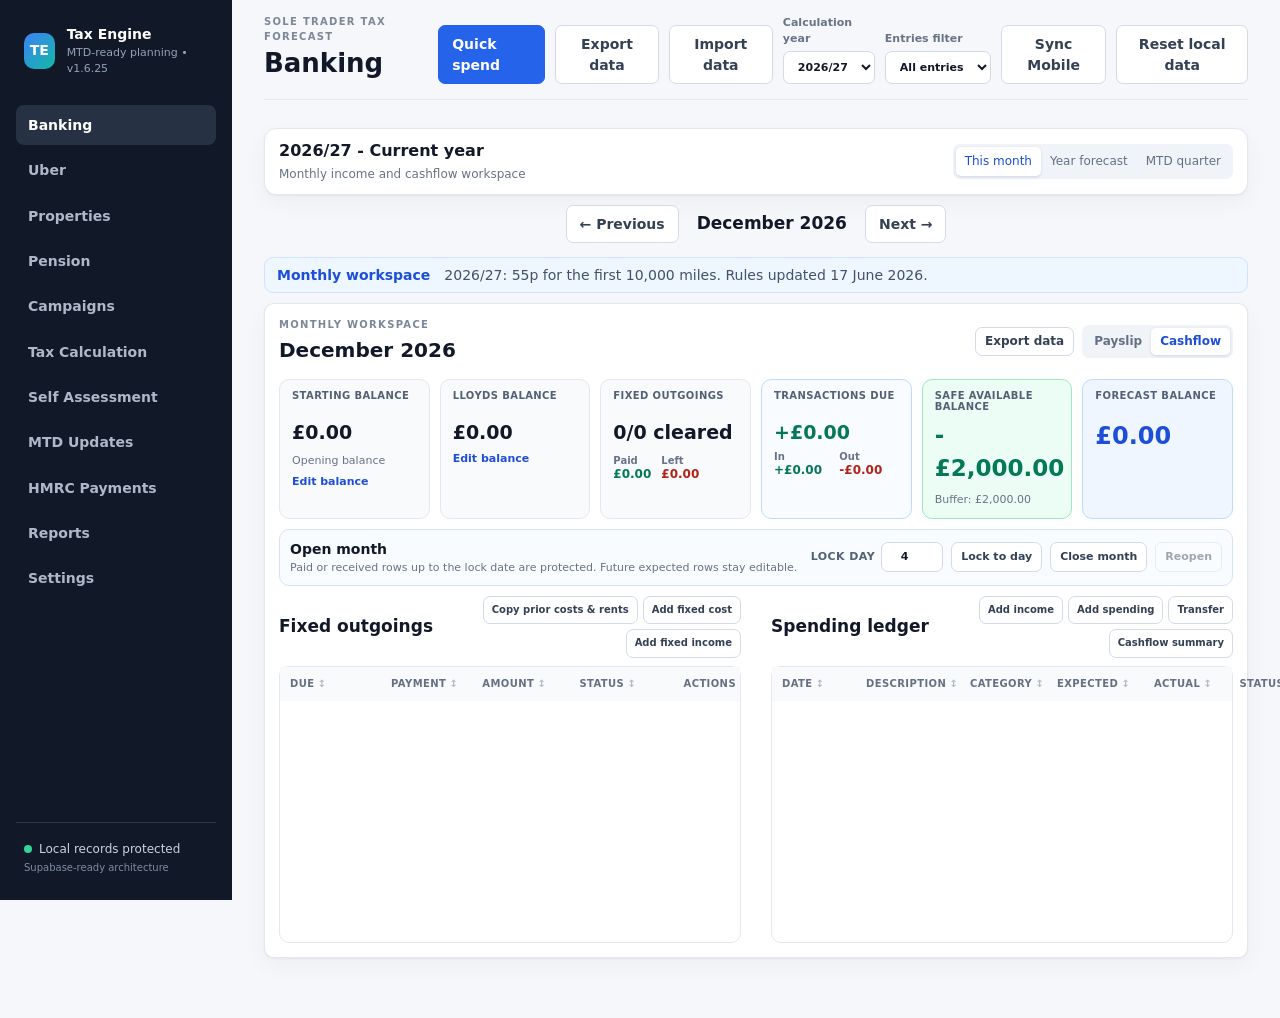
<file: index.html>
<!doctype html>
<html lang="en">
<head>
  <meta charset="utf-8"><meta name="viewport" content="width=device-width, initial-scale=1">
  <title>Tax Engine</title><meta name="theme-color" content="#111827">
  <meta http-equiv="Cache-Control" content="no-cache, no-store, must-revalidate">
  <meta http-equiv="Pragma" content="no-cache">
  <meta http-equiv="Expires" content="0">
  <link rel="manifest" href="manifest.webmanifest"><link rel="stylesheet" href="styles.css?v=107">
<style>
/* Side-by-side but NO internal scrolling or borders */
.cashflow-two-pane { 
  display: grid !important; 
  grid-template-columns: 1fr 1fr !important; 
  gap: 30px !important; 
}
.cashflow-two-pane section { 
  border: none !important; 
  background: transparent !important; 
  padding: 0 !important; 
}
.fixed-table, .spending-table { 
  max-height: none !important; 
  overflow: visible !important; 
  border: none !important; 
}
/* Re-add subtle borders to rows to make them readable */
.tax-workspace-table { border: 1px solid var(--line) !important; border-radius: 10px !important; }
.tax-workspace:has([data-tax-panel="cashflow"]:not([hidden])) {
  display: flex !important;
}
[data-tax-panel="cashflow"]:not([hidden]) {
  display: flex !important;
}
</style><style>
.campaigns-grid { display: grid; grid-template-columns: repeat(auto-fill, minmax(300px, 1fr)); gap: 16px; }
.campaign-card { border: 1px solid var(--line); border-radius: 10px; background: #fff; padding: 16px; cursor: pointer; transition: border-color 0.2s, box-shadow 0.2s; }
.campaign-card:hover { border-color: var(--nav); box-shadow: 0 4px 12px rgba(0,0,0,0.05); }
.campaign-card-head { display: flex; justify-content: space-between; align-items: flex-start; margin-bottom: 12px; }
.campaign-card-head h3 { margin: 0; font-size: 16px; color: var(--text); }
.campaign-card-head .badge { font-size: 10px; padding: 3px 6px; border-radius: 4px; background: #f1f5f9; color: #475569; font-weight: 700; text-transform: uppercase; }
.campaign-card-head .badge.primary { background: #eff6ff; color: #1d4ed8; }
.campaign-metrics { display: grid; grid-template-columns: 1fr 1fr; gap: 10px; margin-bottom: 16px; }
.campaign-metric { display: flex; flex-direction: column; }
.campaign-metric span { font-size: 11px; color: var(--muted); font-weight: 700; text-transform: uppercase; }
.campaign-metric strong { font-size: 18px; color: var(--text); }
.campaign-progress-bar { height: 6px; background: #e2e8f0; border-radius: 3px; overflow: hidden; margin-bottom: 6px; }
.campaign-progress-fill { height: 100%; background: var(--nav); transition: width 0.3s ease; }
.campaign-progress-fill.pay-down { background: #059669; }
.campaign-progress-text { display: flex; justify-content: space-between; font-size: 11px; color: var(--muted); font-weight: 600; }

/* Detail View */
.campaign-detail-header { display: flex; justify-content: space-between; align-items: flex-start; margin-bottom: 24px; padding-bottom: 20px; border-bottom: 1px solid var(--line); }
.campaign-detail-title h2 { margin: 0 0 4px 0; font-size: 24px; }
.campaign-detail-title p { margin: 0; color: var(--muted); font-size: 13px; }
.campaign-detail-actions { display: flex; gap: 8px; }
.campaign-stats-grid { display: grid; grid-template-columns: repeat(auto-fit, minmax(150px, 1fr)); gap: 16px; margin-bottom: 24px; }
.campaign-stat-box { background: #f8fafc; border: 1px solid var(--line); border-radius: 8px; padding: 16px; }
.campaign-stat-box span { display: block; font-size: 11px; font-weight: 700; color: var(--muted); text-transform: uppercase; margin-bottom: 4px; }
.campaign-stat-box strong { display: block; font-size: 20px; color: var(--text); }
.campaign-chart-container { background: #fff; border: 1px solid var(--line); border-radius: 10px; padding: 20px; margin-bottom: 24px; }
.campaign-chart { height: 200px; display: flex; align-items: flex-end; gap: 10px; padding-top: 20px; border-bottom: 1px solid var(--line); margin-bottom: 10px; }
.campaign-chart-bar-wrap { flex: 1; display: flex; flex-direction: column; justify-content: flex-end; align-items: center; height: 100%; position: relative; }
.campaign-chart-bar { width: 100%; max-width: 40px; background: #bfdbfe; border-radius: 4px 4px 0 0; transition: height 0.3s; min-height: 2px; }
.campaign-chart-label { font-size: 10px; color: var(--muted); margin-top: 4px; text-align: center; white-space: nowrap; overflow: hidden; text-overflow: ellipsis; max-width: 100%; }
.campaign-ledger { background: #fff; border: 1px solid var(--line); border-radius: 10px; overflow: hidden; }
</style>
</head>
<body>
  <aside class="sidebar">
    <div class="brand"><span class="brand-mark">TE</span><div><strong>Tax Engine</strong><small>MTD-ready planning &bull; v1.6.25</small></div></div>
    <nav id="nav">
      <button class="active" data-view="dashboard">Banking</button>
      <button data-view="uber">Uber</button>
      <button data-view="properties" data-module-nav="property">Properties</button>
      <button data-view="pension" data-module-nav="pension">Pension</button>
      <button data-view="campaigns">Campaigns</button>
      <button data-view="calculation">Tax Calculation</button>
      <button data-view="returnprep">Self Assessment</button>
      <button data-view="mtd">MTD Updates</button>
      <button data-view="payments">HMRC Payments</button>
      <button data-view="reports">Reports</button>
      <button data-view="settings">Settings</button>
    </nav>
    <div class="side-note"><span class="status-dot"></span>Local records protected<br><small>Supabase-ready architecture</small></div>
  </aside>
  <main class="shell">
    <header class="topbar"><div><p class="eyebrow">SOLE TRADER TAX FORECAST</p><h1 id="pageTitle">Banking</h1></div><div class="top-actions"><a class="quick-link" href="quick-spend.html">Quick spend</a><button id="exportAllData" class="ghost" type="button">Export data</button><button id="importAllDataButton" class="ghost" type="button">Import data</button><input id="importAllDataFile" type="file" accept="application/json" hidden><label>Calculation year<select id="taxYear"><option value="2026-27">2026/27</option><option value="2025-26">2025/26</option></select></label><label>Entries filter<select id="entryYearFilter"><option value="all">All entries</option><option value="2025-26">2025/26</option><option value="2026-27">2026/27</option></select></label><button id="btnSyncMobile" class="ghost" type="button" title="Sync and apply latest transactions from mobile">Sync Mobile</button><button id="resetDemo" class="ghost">Reset local data</button></div></header>

    <section class="view active" data-panel="dashboard">
      <div class="dashboard-mode"><div><strong id="dashboardYearMode"></strong><span id="dashboardPeriodNote"></span></div><div class="segmented" id="dashboardViewSelector"><button class="active" data-dashboard-view="actual">This month</button><button data-dashboard-view="forecast">Year forecast</button><button data-dashboard-view="mtd">MTD quarter</button></div></div>
      <div class="month-navigator" id="dashboardMonthNavigator"><button class="ghost" id="previousDashboardMonth">&larr; Previous</button><strong id="dashboardMonthLabel"></strong><button class="ghost" id="nextDashboardMonth">Next &rarr;</button></div>
      <div class="notice"><strong id="dashboardModeLabel">Actual records</strong><span id="ruleNote"></span></div>
      <div class="metrics" id="metrics"></div>
      <article class="card" id="provisionDetail"></article>
      <article class="card schedule-card" id="annualScheduleCard"><div class="card-head"><div><p class="eyebrow">APRIL TO MARCH</p><h2>Tax Provision Schedule</h2><p>Actual transactions replace forecast assumptions as each month is completed. Funding deadline: 31 March.</p></div></div><div id="provisionReconciliation" class="report provision-reconciliation"></div><div class="table records provision-schedule" id="provisionSchedule"></div></article>
      <article class="card" id="dashboardMtdCard" hidden></article>
    </section>
    <section class="view" data-panel="employment"><div class="section-intro"><div><p class="eyebrow">EMPLOYMENT RECORDS</p><h2>PAYE income</h2><p>Record each payslip or consolidated employment payment with tax and National Insurance already deducted.</p></div><button class="primary" data-open="employmentDialog">Record PAYE income</button></div><div class="metrics compact" id="employmentMetrics"></div><div class="card"><div class="table records" id="employmentTable"></div></div></section>

    <section class="view" data-panel="uber">
      <div class="section-intro">
        <div>
          <p class="eyebrow">SELF EMPLOYMENT</p>
          <h2>Uber earnings and performance</h2>
          <p>Record customer payments, platform fees, mileage, 25% tax pot provision and compare monthly net earnings.</p>
        </div>
        <button class="primary" data-open="uberDialog">Add week</button>
      </div>

      <div class="card uber-annual-card">
        <div class="card-head">
          <div>
            <p class="eyebrow">TAX YEAR SUMMARY</p>
            <h2>Monthly Uber breakdown</h2>
            <p>Annual grid showing turnover, platform fees, net payout, 25% tax pot provision, mileage and taxable profit by month.</p>
          </div>
          <div class="top-actions" style="margin-bottom:0;">
            <label>Tax year
              <select id="uberSummaryYear">
                <option value="2026-27">2026/27</option>
                <option value="2025-26">2025/26</option>
              </select>
            </label>
          </div>
        </div>
        <div class="metrics compact uber-summary-metrics" id="uberSummaryMetrics" style="margin-bottom:18px;"></div>
        <div class="uber-summary-wrap">
          <div class="table records uber-summary-table" id="uberSummaryTable"></div>
        </div>
      </div>

      <div class="card">
        <div class="card-head">
          <div>
            <p class="eyebrow">DIGITAL RECORDS</p>
            <h2>Weekly Uber entries</h2>
            <p id="uberWeeklyNote">Record customer payments, separate Uber fees, the net bank payment and business miles from the weekly statement.</p>
          </div>
          <div class="top-actions" style="margin-bottom:0;">
            <button class="ghost small" id="uberClearMonthFilter" style="display:none;">Show all weeks</button>
          </div>
        </div>
        <div class="metrics compact" id="uberMetrics"></div>
        <div class="table records" id="uberTable"></div>
      </div>
    </section>
    <section class="view" data-panel="properties">
      <div class="section-intro">
        <div>
          <p class="eyebrow">RENTAL PORTFOLIO</p>
          <h2>Properties and performance</h2>
          <p>Cashflow is the source of truth. Manage rent, costs, arrears, and tenancy details by property.</p>
        </div>
        <div class="top-actions" style="margin-bottom:0;">
          <button class="ghost" data-open="rentDialog">Raise rent</button>
          <button class="ghost" id="btnOpenTenantStatements">Tenant statements</button>
          <button class="primary" data-open="propertyDialog">Create property</button>
        </div>
      </div>

      <div class="segmented property-tab-bar">
        <button class="active" data-property-tab="ledgers">Ledgers</button>
        <button data-property-tab="arrears">Arrears &amp; Recovery</button>
        <button data-property-tab="tenancies">Tenancies</button>
        <button data-property-tab="annual">Annual Breakdown</button>
      </div>

      <!-- Tab 1: Ledgers -->
      <div class="property-panel" data-property-panel="ledgers">
        <div class="property-actions">
          <button class="primary" data-open-cashflow-workspace>Open Cashflow</button>
          <button class="ghost" data-open="incomeDialog">Record rent</button>
          <button class="ghost" data-open="expenseDialog">Record expense</button>
        </div>
        <div class="property-ledger-month" id="propertyLedgerMonthControls"></div>
        <div class="grid two property-ledgers">
          <div class="card">
            <div class="card-head">
              <div>
                <p class="eyebrow">INCOME LEDGER</p>
                <h2>Rent received</h2>
              </div>
              <div class="filter-controls" style="display:flex;gap:10px;align-items:center;flex-wrap:wrap;">
                <label>Property filter
                  <select id="propertyIncomeFilter"><option value="">All properties</option></select>
                </label>
                <label>Date filter
                  <select id="propertyIncomeDateFilter">
                    <option value="all">All dates</option>
                    <option value="month">Selected month</option>
                    <option value="2026-27">Tax year 2026/27</option>
                    <option value="2025-26">Tax year 2025/26</option>
                  </select>
                </label>
              </div>
            </div>
            <div class="table records" id="propertyIncomeTable"></div>
          </div>
          <div class="card">
            <div class="card-head">
              <div>
                <p class="eyebrow">EXPENSE LEDGER</p>
                <h2>Property costs</h2>
              </div>
              <label>Date filter
                <select id="propertyExpenseDateFilter">
                  <option value="month">Selected month</option>
                  <option value="all">All dates</option>
                  <option value="2026-27">Tax year 2026/27</option>
                  <option value="2025-26">Tax year 2025/26</option>
                </select>
              </label>
            </div>
            <div class="table records" id="propertyExpenseTable"></div>
          </div>
        </div>
      </div>

      <!-- Tab 2: Arrears & Recovery -->
      <div class="property-panel" data-property-panel="arrears" hidden>
        <div class="card arrears-card" style="margin-top:0;">
          <div class="card-head">
            <div>
              <p class="eyebrow">ARREARS CONTROL</p>
              <h2>Rent due and outstanding</h2>
              <p>Scheduled rent is matched against receipts by property and rental month.</p>
            </div>
            <label>Property filter
              <select id="arrearsPropertyFilter"><option value="">All properties</option></select>
            </label>
          </div>
          <div class="metrics compact" id="arrearsMetrics"></div>
          <div class="table records" id="arrearsTable"></div>
        </div>
      </div>

      <!-- Tab 3: Tenancies -->
      <div class="property-panel" data-property-panel="tenancies" hidden>
        <div class="metrics compact" id="propertyMetrics"></div>
        <div class="card">
          <div class="card-head">
            <div>
              <p class="eyebrow">PROPERTY RECORDS</p>
              <h2>Tenancies</h2>
            </div>
          </div>
          <div class="table records" id="propertyTable"></div>
        </div>
        <div class="card">
          <div class="card-head">
            <div>
              <p class="eyebrow">RENT HISTORY</p>
              <h2>Rent changes</h2>
            </div>
          </div>
          <div class="table records" id="rentHistoryTable"></div>
        </div>
      </div>

      <!-- Tab 4: Annual Breakdown -->
      <div class="property-panel" data-property-panel="annual" hidden>
        <div class="card property-annual-card" style="margin-top:0;">
          <div class="card-head">
            <div>
              <p class="eyebrow">TAX YEAR SUMMARY</p>
              <h2>Monthly property breakdown</h2>
              <p>Annual grid showing rent, mortgage interest, repairs, legal &amp; professional fees, council tax, insurance, other costs, total costs and net profit by month.</p>
            </div>
            <div class="top-actions" style="margin-bottom:0; flex-wrap:wrap;">
              <button class="ghost" data-view="calculation" type="button" style="font-size:12px; font-weight:700;">Tax Calculation &rarr;</button>
              <button class="ghost" data-view="returnprep" type="button" style="font-size:12px; font-weight:700;">Self Assessment &rarr;</button>
              <label>Tax year
                <select id="propertySummaryYear">
                  <option value="2026-27">2026/27</option>
                  <option value="2025-26">2025/26</option>
                </select>
              </label>
              <label>Property
                <select id="propertySummaryFilter">
                  <option value="">All properties</option>
                </select>
              </label>
            </div>
          </div>
          <div class="metrics compact" id="propertySummaryMetrics" style="margin-bottom:18px;"></div>
          <div class="property-summary-wrap">
            <div class="table records property-summary-table" id="propertySummaryTable"></div>
          </div>
        </div>
      </div>
    </section>
    <section class="view" data-panel="pension"><div class="section-intro"><div><p class="eyebrow">OTHER INCOME</p><h2>Pension receipts</h2></div><button class="primary" data-open="pensionDialog">Add receipt</button></div><div class="card"><div class="table records" id="pensionTable"></div></div></section>
    <section class="view" data-panel="mtd"><div class="section-intro"><div><p class="eyebrow">MAKING TAX DIGITAL</p><h2>Quarterly updates</h2><p>Monthly provision and quarterly reporting are separate outputs built from the same transaction records.</p></div><label>MTD period<select id="mtdPeriod"></select></label></div><div class="metrics compact" id="mtdMetrics"></div><article class="card"><div class="card-head"><div><p class="eyebrow">READINESS</p><h2 id="mtdStatus">Incomplete ? action required</h2></div><div><button class="ghost" id="exportMtdCsv">Export audit CSV</button><button class="ghost" id="exportMtdJson">Export audit JSON</button><button class="primary" id="exportMtdAbraTaxSelf">AbraTax self-employment CSV</button><button class="primary" id="exportMtdAbraTaxProperty">AbraTax property CSV</button></div></div><div id="mtdSummary" class="table"></div><div id="mtdWarnings" class="audit-list"></div></article></section>
    <section class="view" data-panel="payments"><div class="section-intro"><div><p class="eyebrow">PAYMENT PLAN</p><h2>HMRC payments</h2></div><button class="primary" data-open="paymentDialog">Record payment</button></div><div class="metrics compact" id="paymentMetrics"></div><div class="card"><div class="table records" id="paymentTable"></div></div></section>
    <section class="view" data-panel="calculation"><div class="section-intro"><div><p class="eyebrow">CALCULATION ENGINE</p><h2>Tax calculation</h2><p>Current-year tax and future payments on account are shown separately.</p></div></div><div id="calculationOutput" class="card report"></div></section>
    <section class="view" data-panel="returnprep"><div class="section-intro"><div><p class="eyebrow">SELF ASSESSMENT</p><h2>Return preparation</h2><p>Figures are labelled according to whether they are entered on the return or support the calculation.</p></div><button class="primary" id="printReturn">Print / PDF</button></div><div id="returnOutput" class="card report"></div></section>
    <section class="view" data-panel="audit"><div class="section-intro"><div><p class="eyebrow">DATA QUALITY</p><h2>Audit checks</h2></div></div><div id="auditOutput" class="card"></div></section>
    <section class="view" data-panel="reports"><div class="section-intro"><div><p class="eyebrow">ACCOUNTANT-READY</p><h2>Year-end tax projection</h2></div><div><button class="ghost" id="exportCsv">Export CSV</button><button class="primary" id="printReport">Print / PDF</button></div></div><article class="card report" id="report"></article></section>
        <section class="view" data-panel="campaigns">
      <div class="section-intro">
        <div>
          <p class="eyebrow">GOALS</p>
          <h2>Campaigns</h2>
          <p>Lightweight financial goals outside of ordinary cashflow.</p>
        </div>
        <div>
          <button class="primary" id="createCampaignBtn">Create campaign</button>
        </div>
      </div>
      <div id="campaignsListOutput" class="campaigns-grid"></div>
      <div id="campaignDetailOutput" hidden></div>
    </section>
    <section class="view" data-panel="settings"><div class="section-intro"><div><p class="eyebrow">CONFIGURATION</p><h2>Tax and forecast settings</h2><p>Choose the tax-return sections that apply, then maintain legislation and personal assumptions separately.</p></div><div><button class="ghost" id="copySettings">Copy previous year</button><button class="ghost" id="resetYearSettings">Reset year defaults</button></div></div><article class="card sync-card"><div class="card-head"><div><p class="eyebrow">SUPABASE SYNC</p><h2>Cloud records</h2><p>Automatic sync keeps this browser and mobile on the same Tax Engine records.</p></div></div><div class="sync-grid" data-sync-signed-out><label>Email<input id="syncEmail" type="email" autocomplete="email"></label><label>Password<input id="syncPassword" type="password" autocomplete="current-password"></label><button class="ghost" id="syncCreateAccount" type="button">Create account</button><button class="primary" id="syncSignIn" type="button">Sign in</button></div><div class="sync-actions" data-sync-signed-in hidden><button class="ghost" type="button" data-sync-signout>Sign out</button></div><p class="sync-status" data-sync-status>Sign in once to enable automatic sync.</p></article><form id="settingsForm"><div id="settingsContent"></div><div class="settings-save"><span id="settingsWarning" role="alert"></span><button class="primary" type="submit">Save all settings</button></div></form></section>
    <div id="monthlyHub" hidden></div>
  </main>

  <dialog id="uberDialog"><form method="dialog" id="uberForm"><h2>Add Uber week</h2><p>Enter fees as positive amounts. Use Other adjustments for a deduction or credit not shown elsewhere.</p><div class="form-grid"><label>Week start<input name="weekStart" type="date" required></label><label>Week end<input name="weekEnd" type="date" required></label><label>Amount paid by customers<input name="customerPayments" type="number" min="0" step="0.01" required></label><label>Government taxes and third-party fees<input name="governmentThirdPartyFees" type="number" min="0" step="0.01" value="0" required></label><label>Uber service fee<input name="uberServiceFee" type="number" min="0" step="0.01" required></label><label>Tips<input name="tips" type="number" min="0" step="0.01" value="0" required></label><label>Other adjustments<input name="otherAdjustments" type="number" step="0.01" value="0"></label><label>Net Uber payment<input name="netUberPayment" type="number" min="0" step="0.01" required></label><label>Business miles<input name="businessMiles" type="number" min="0" step="0.1" required></label><label class="wide">Adjustment explanation / notes<input name="notes"></label></div><p id="uberReconciliation" class="form-note" aria-live="polite"></p><div class="dialog-actions"><button type="button" data-close-dialog class="ghost">Cancel</button><button value="default" class="primary">Save week</button></div></form></dialog>
  <dialog id="employmentDialog"><form method="dialog" id="employmentForm"><h2>Record PAYE income</h2><div class="form-grid"><label>Payment date<input name="date" type="date" required></label><label>Employer<input name="employer" required></label><label>Tax code<input name="taxCode" value="1257L" required></label><label>Gross pay<input name="gross" type="number" min="0" step="0.01" required></label><label>PAYE tax deducted<input name="tax" type="number" min="0" step="0.01" placeholder="Leave blank to estimate"></label><label>National Insurance deducted<input name="ni" type="number" min="0" step="0.01" value="0"></label><label>Benefits in kind<input name="benefits" type="number" min="0" step="0.01" value="0"></label><label class="wide">Notes<input name="notes"></label></div><div class="dialog-actions"><button type="button" data-close-dialog class="ghost">Cancel</button><button value="default" class="primary">Save PAYE record</button></div></form></dialog>
  <dialog id="propertyDialog"><form method="dialog" id="propertyForm"><h2>Create property</h2><div class="form-grid"><label>Property name<input name="property" required placeholder="Wolverhampton rental"></label><label>Tenant name<input name="tenant" required></label><label>Tenant email<input name="tenantEmail" type="email" placeholder="tenant@example.com"></label><label>Ownership percentage<input name="ownership" type="number" min="0" max="100" step="0.01" value="100" required></label><label>Monthly rent<input name="rent" type="number" min="0" step="0.01" required></label><label>Deposit<input name="deposit" type="number" min="0" step="0.01" required></label><label>Tenancy start<input name="start" type="date" required></label><label>Tenancy end<input name="end" type="date"></label></div><div class="dialog-actions"><button type="button" data-close-dialog class="ghost">Cancel</button><button value="default" class="primary">Create property</button></div></form></dialog>
  <dialog id="incomeDialog"><form method="dialog" id="incomeForm"><h2>Record property income</h2><div class="form-grid"><label>Property<select name="propertyId" data-property-select required></select></label><label>Date received<input name="date" type="date" required></label><label>Amount<input name="amount" type="number" min="0" step="0.01" required></label><label>Rent period<input name="period" type="month"></label><label class="wide">Notes<input name="notes"></label></div><div class="dialog-actions"><button type="button" data-close-dialog class="ghost">Cancel</button><button value="default" class="primary">Record income</button></div></form></dialog>
  <dialog id="editPropertyDialog"><form method="dialog" id="editPropertyForm"><input name="id" type="hidden"><h2>Edit property</h2><div class="form-grid"><label>Property name<input name="property" required></label><label>Tenant name<input name="tenant" required></label><label>Tenant email<input name="tenantEmail" type="email" placeholder="tenant@example.com"></label><label>Ownership percentage<input name="ownership" type="number" min="0" max="100" step="0.01" required></label><label>Monthly rent<input name="rent" type="number" min="0" step="0.01" required></label><label>Deposit<input name="deposit" type="number" min="0" step="0.01" required></label><label>Tenancy start<input name="start" type="date" required></label><label>Tenancy end<input name="end" type="date"></label></div><div class="dialog-actions"><button type="button" data-close-dialog class="ghost">Cancel</button><button class="primary">Save changes</button></div></form></dialog>
  <dialog id="editIncomeDialog"><form method="dialog" id="editIncomeForm"><input name="id" type="hidden"><h2>Edit rent receipt</h2><div class="form-grid"><label>Property<select name="propertyId" data-property-select required></select></label><label>Date received<input name="date" type="date" required></label><label>Amount<input name="amount" type="number" min="0" step="0.01" required></label><label>Rent period<input name="period" type="month"></label><label class="wide">Notes<input name="notes"></label></div><div class="dialog-actions"><button type="button" data-close-dialog class="ghost">Cancel</button><button class="primary">Save changes</button></div></form></dialog>
  <dialog id="rentDialog"><form method="dialog" id="rentForm"><h2>Raise rent</h2><div class="form-grid"><label>Property<select name="propertyId" data-property-select required></select></label><label>Effective date<input name="date" type="date" required></label><label>New monthly rent<input name="rent" type="number" min="0" step="0.01" required></label><label class="wide">Reason / notes<input name="notes"></label></div><div class="dialog-actions"><button type="button" data-close-dialog class="ghost">Cancel</button><button value="default" class="primary">Save rent change</button></div></form></dialog>
  <dialog id="expenseDialog"><form method="dialog" id="expenseForm"><h2>Record property expense</h2><div class="form-grid"><label>Property<select name="propertyId" data-property-select required></select></label><label>Date paid<input name="date" type="date" required></label><label>Category<select name="category"><option>Repairs</option><option>Insurance</option><option>Agent fees</option><option>Utilities</option><option>Mortgage interest</option><option>Other</option></select></label><label>Amount<input name="amount" type="number" min="0" step="0.01" required></label><label class="wide">Supplier / notes<input name="notes"></label></div><div class="dialog-actions"><button type="button" data-close-dialog class="ghost">Cancel</button><button value="default" class="primary">Record expense</button></div></form></dialog>
  <dialog id="pensionDialog"><form method="dialog" id="pensionForm"><h2>Add pension receipt</h2><p>Enter the amount received into the bank and the tax shown on the pension payslip. Gross pension is calculated automatically.</p><div class="form-grid"><label>Date received<input name="date" type="date" required></label><label>Provider<input name="provider" required></label><label>Tax code<input name="taxCode" value="1257L" required></label><label>Net payment received<input name="net" type="number" min="0" step="0.01" required></label><label>Tax deducted<input name="tax" type="number" min="0" step="0.01" value="0" required></label><label>Pension number <small>(optional)</small><input name="pensionNumber"></label><label class="wide">Provider notes<input name="notes"></label></div><p id="pensionGrossPreview" class="form-note">Gross pension: Â£0.00</p><div class="dialog-actions"><button type="button" data-close-dialog class="ghost">Cancel</button><button value="default" class="primary">Save receipt</button></div></form></dialog>
  <dialog id="paymentDialog"><form method="dialog" id="paymentForm"><h2>Record HMRC payment or credit</h2><div class="form-grid"><label>Payment date<input name="date" type="date" required></label><label>Tax year intended<select name="taxYear" required><option value="2025-26">2025/26</option><option value="2026-27">2026/27</option></select></label><label>Type<select name="paymentType" required><option>Voluntary monthly payment</option><option>Budget Payment Plan</option><option>Balancing payment</option><option>First payment on account</option><option>Second payment on account</option><option>Other HMRC payment</option><option>Credit brought forward</option><option>Refund</option></select></label><label>HMRC allocation status<select name="allocationStatus"><option>Unallocated</option><option>Allocated</option><option>Pending</option><option>Disputed</option></select></label><label>Amount<input name="amount" type="number" min="0" step="0.01" required></label><label>Reference<input name="reference"></label><label class="wide">Notes<input name="notes"></label></div><div class="dialog-actions"><button type="button" data-close-dialog class="ghost">Cancel</button><button value="default" class="primary">Save payment</button></div></form></dialog>
  <dialog id="scheduleDetailDialog"><div class="schedule-detail"><h2 id="scheduleDetailTitle">Monthly detail</h2><div id="scheduleDetailBody" class="report"></div><div class="dialog-actions"><button type="button" data-close-dialog class="primary">Close</button></div></div></dialog>
    <dialog id="campaignDialog">
    <form id="campaignForm" onsubmit="event.preventDefault(); saveCampaign();">
      <input type="hidden" name="id">
      <h2 id="campaignDialogTitle">Create campaign</h2>
      <div class="form-grid">
        <label>Campaign name<input name="name" required></label>
        <label>Type
          <select name="type" required>
            <option value="build_up">Build up (e.g. Deposit)</option>
            <option value="pay_down">Pay down (e.g. Finance)</option>
          </select>
        </label>
        <label>Target amount<input name="target" type="number" min="0" step="0.01" required></label>
        <label>Starting balance<input name="startingBalance" type="number" min="0" step="0.01" required></label>
        <label>Target date <small>(optional)</small><input name="targetDate" type="date"></label>
        <label>Status
          <select name="status">
            <option value="active">Active</option>
            <option value="paused">Paused</option>
            <option value="completed">Completed</option><option value="archived">Archived</option>
          </select>
        </label>
        <label class="wide"><input type="checkbox" name="isPrimary"> Set as Primary Campaign on Dashboard</label>
        <label class="wide">Notes<input name="note"></label>
      </div>
      <div class="dialog-actions">
        <button type="button" data-close-dialog class="ghost">Cancel</button>
        <button type="submit" class="primary">Save campaign</button>
      </div>
    </form>
  </dialog>
  <dialog id="campaignTransactionDialog">
    <form id="campaignTransactionForm" onsubmit="event.preventDefault(); saveCampaignTx();">
      <input type="hidden" name="campaignId">
      <h2>Record transaction</h2>
      <div class="form-grid">
        <label>Date<input name="date" type="date" required></label>
        <label>Amount<input name="amount" type="number" min="0.01" step="0.01" required></label>
        <label>Direction
          <select name="direction" required>
            <option value="add">Add money</option>
            <option value="remove">Remove money</option>
          </select>
        </label>
        <label class="wide">Note<input name="note"></label>
      </div>
      <div class="dialog-actions">
        <button type="button" data-close-dialog class="ghost">Cancel</button>
        <button type="submit" class="primary">Save transaction</button>
      </div>
    </form>
  </dialog>
  <dialog id="tenantStatementDialog" class="statement-dialog">
    <div class="statement-container">
      <div class="statement-header">
        <div>
          <p class="eyebrow">ANNUAL RENT STATEMENT</p>
          <h2 id="statementPropertyTitle">Tenant Rent Statement</h2>
          <p id="statementPropertyAddress">Calendar year statement (Jan - Dec)</p>
        </div>
        <div class="top-actions" style="margin-bottom:0;">
          <label>Property
            <select id="tenantStatementPropertySelect"></select>
          </label>
          <label>Calendar year
            <select id="tenantStatementYearSelect">
              <option value="2026">2026</option>
              <option value="2025">2025</option>
              <option value="2024">2024</option>
            </select>
          </label>
        </div>
      </div>

      <div class="tenant-contact-bar">
        <div class="tenant-meta-left">
          <span>Tenant: <strong id="statementTenantName">—</strong></span>
          <span>Tenancy: <span id="statementTenancyDates">—</span></span>
          <span>Monthly rent: <strong id="statementRentRate">—</strong></span>
        </div>
        <div class="tenant-meta-right">
          <label style="display:flex;align-items:center;gap:6px;font-size:12px;font-weight:600;margin:0;">
            Tenant email:
            <input id="statementTenantEmail" type="email" placeholder="tenant@example.com" style="padding:4px 8px;font-size:12px;width:200px;">
            <button type="button" id="btnSaveTenantEmail" class="ghost small">Save email</button>
          </label>
        </div>
      </div>

      <div class="statement-table-wrap">
        <div class="table records statement-table" id="tenantStatementTable"></div>
      </div>

      <div id="statementSummaryBox" class="statement-summary-box"></div>

      <div class="dialog-actions statement-dialog-actions">
        <button type="button" data-close-dialog class="ghost">Close</button>
        <button type="button" id="btnPrintStatement" class="ghost">Print / Save PDF</button>
        <button type="button" id="btnEmailTenant" class="primary">Email to tenant</button>
      </div>
    </div>
  </dialog>
  <script src="tax-engine.js?v=24"></script><script src="financial-controls.js?v=4"></script><script src="property-records.js?v=1"></script><script src="abratax-export.js?v=1"></script><script src="app.js?v=183"></script><script src="supabase-sync.js?v=35"></script>
</body></html>
</file>
<file: styles.css>
:root{--ink:#111827;--muted:#687386;--line:#e4e8ee;--bg:#f5f7fa;--card:#fff;--accent:#2563eb;--green:#0f9f6e;--amber:#b7791f;--red:#c2414b;--nav:#111827;--shadow:0 1px 2px rgba(16,24,40,.05),0 8px 24px rgba(16,24,40,.04)}*{box-sizing:border-box}body{margin:0;background:var(--bg);color:var(--ink);font:14px/1.45 Inter,ui-sans-serif,system-ui,-apple-system,"Segoe UI",sans-serif}.sidebar{position:fixed;inset:0 auto 0 0;width:232px;background:var(--nav);color:#fff;padding:24px 16px;display:flex;flex-direction:column;overflow-y:auto}.brand{display:flex;align-items:center;gap:12px;padding:0 8px 28px}.brand-mark{width:36px;height:36px;display:grid;place-items:center;border-radius:10px;background:linear-gradient(135deg,#3b82f6,#14b8a6);font-weight:800}.brand strong,.brand small{display:block}.brand small{color:#94a3b8;font-size:11px;margin-top:1px}nav{display:grid;gap:5px}button,select,input{font:inherit}button{cursor:pointer}nav button{border:0;background:transparent;color:#aeb8c8;text-align:left;padding:10px 12px;border-radius:8px;font-weight:600}nav button:hover,nav button.active{background:#263244;color:#fff}.side-note{margin-top:auto;border-top:1px solid #2c3748;padding:18px 8px 0;color:#cbd5e1;font-size:12px}.side-note small{color:#7f8da1}.status-dot{display:inline-block;width:8px;height:8px;border-radius:50%;background:#34d399;margin-right:7px}.shell{margin-left:232px;min-width:1048px;padding:0 32px 60px}.topbar{height:100px;display:flex;align-items:center;justify-content:space-between;border-bottom:1px solid var(--line);margin-bottom:28px}.topbar h1{font-size:26px;margin:1px 0}.eyebrow{font-size:10px;letter-spacing:.13em;color:#7c8798;font-weight:800;margin:0;text-transform:uppercase}.top-actions{display:flex;align-items:end;gap:10px}.top-actions label{display:grid;gap:4px;color:var(--muted);font-size:11px;font-weight:700}select,input{border:1px solid #d4dae3;border-radius:7px;background:white;padding:8px 10px;color:var(--ink)}button.primary,button.ghost{border-radius:7px;padding:8px 13px;font-weight:700}button.primary{border:1px solid var(--accent);background:var(--accent);color:#fff}button.ghost{border:1px solid #d5dbe4;background:#fff;color:#344054}.view{display:none}.view.active{display:block}.notice{display:flex;gap:14px;align-items:center;background:#eef6ff;border:1px solid #cfe2ff;border-radius:9px;padding:10px 13px;margin-bottom:18px;color:#42526a}.notice strong{color:#1d4ed8}.metrics{display:grid;grid-template-columns:repeat(4,1fr);gap:14px;margin-bottom:18px}.metrics.compact{grid-template-columns:repeat(3,1fr)}.metric{background:var(--card);border:1px solid var(--line);border-radius:10px;padding:16px;box-shadow:var(--shadow)}.metric span{display:block;color:var(--muted);font-size:12px;font-weight:600}.metric strong{display:block;font-size:23px;letter-spacing:-.03em;margin:7px 0 2px}.metric small{color:#8490a1}.metric.alert strong{color:var(--red)}.grid.two{display:grid;grid-template-columns:1.4fr 1fr;gap:18px;margin-bottom:18px}.card{background:var(--card);border:1px solid var(--line);border-radius:10px;box-shadow:var(--shadow);padding:20px;margin-bottom:18px}.card h2,.section-intro h2,dialog h2{margin:3px 0 0;font-size:18px}.card-head,.section-intro{display:flex;justify-content:space-between;align-items:center;gap:18px;margin-bottom:18px}.section-intro p:not(.eyebrow){color:var(--muted);margin:6px 0 0}.segmented{display:flex;background:#f0f3f7;border-radius:7px;padding:3px}.segmented button{border:0;background:transparent;border-radius:5px;padding:6px 9px;color:#667085;font-size:12px}.segmented button.active{background:white;color:#1d4ed8;box-shadow:0 1px 3px #cfd5df}.summary-grid{display:grid;grid-template-columns:repeat(3,1fr);gap:12px}.summary-grid div{background:#f8fafc;border-radius:8px;padding:12px}.summary-grid span{display:block;color:var(--muted);font-size:11px}.summary-grid strong{font-size:17px}.bar-wrap{margin-top:18px}.bar-label{display:flex;justify-content:space-between;color:var(--muted);font-size:12px}.bar{height:7px;background:#edf0f4;border-radius:99px;margin-top:7px;overflow:hidden}.bar i{display:block;height:100%;background:linear-gradient(90deg,#3b82f6,#14b8a6);border-radius:99px}.income-mix{display:grid;gap:15px}.mix-row{display:grid;grid-template-columns:92px 1fr 75px;gap:10px;align-items:center}.mix-row span{font-size:12px;color:var(--muted)}.mix-line{height:9px;background:#eef1f5;border-radius:20px;overflow:hidden}.mix-line i{display:block;height:100%;border-radius:20px}.mix-row:nth-child(1) i{background:#2563eb}.mix-row:nth-child(2) i{background:#14b8a6}.mix-row:nth-child(3) i{background:#8b5cf6}.mix-row strong{text-align:right}.table{width:100%}.tr{display:grid;grid-template-columns:1fr 160px;align-items:center;padding:10px 8px;border-bottom:1px solid #edf0f4}.tr:last-child{border-bottom:0}.tr.header{background:#f8fafc;color:#667085;font-size:11px;font-weight:800;text-transform:uppercase}.tr.total{font-weight:800;background:#f8fafc}.tr span:last-child{text-align:right;font-variant-numeric:tabular-nums}.records .tr{grid-template-columns:repeat(var(--cols,6),minmax(90px,1fr));gap:12px}.records .tr span{text-align:left;overflow:hidden;text-overflow:ellipsis}.records .tr span:last-child{text-align:right}.delete{border:0;background:transparent;color:#c2414b;font-weight:700}.empty{text-align:center;color:var(--muted);padding:35px}.form-grid{display:grid;grid-template-columns:repeat(2,1fr);gap:16px}.form-grid label{display:grid;gap:6px;color:#5f6c7b;font-weight:650}.form-grid input{width:100%}.wide,.form-actions{grid-column:1/-1}.form-actions{text-align:right}.report .report-title{display:flex;justify-content:space-between;border-bottom:2px solid var(--ink);padding-bottom:15px;margin-bottom:12px}.report p{color:var(--muted)}dialog{border:0;border-radius:12px;box-shadow:0 25px 80px #17203355;width:680px;padding:24px}dialog::backdrop{background:#11182788}.dialog-actions{display:flex;justify-content:flex-end;gap:8px;margin-top:22px}
@media(max-width:900px){.sidebar{position:static;width:auto}.shell{margin:0;min-width:0;padding:20px}.sidebar nav{grid-template-columns:repeat(4,1fr)}.side-note{display:none}.topbar{height:auto;padding:20px 0}.grid.two,.metrics{grid-template-columns:1fr 1fr}.records{overflow:auto}.records .tr{min-width:900px}}
@media print{.sidebar,.topbar,.section-intro,.notice,.view:not([data-panel="reports"]){display:none!important}.shell{margin:0;min-width:0;padding:0}.view[data-panel="reports"]{display:block!important}.card{border:0;box-shadow:none}}
.property-tab-bar{display:inline-flex;background:#eef2f6;border-radius:8px;padding:3px;gap:3px;margin-bottom:18px}.property-tab-bar button{border:0;background:transparent;border-radius:6px;padding:7px 14px;color:#4b5563;font-size:13px;font-weight:600;cursor:pointer;transition:all .15s ease}.property-tab-bar button:hover{color:#111827}.property-tab-bar button.active{background:white;color:#2563eb;box-shadow:0 1px 3px rgba(0,0,0,.08);font-weight:700}.property-actions{display:flex;gap:9px;margin:-4px 0 18px}.property-ledgers{grid-template-columns:1fr 1fr}.property-ledgers .card{min-width:0}.property-ledgers .records{overflow-x:auto}.property-ledgers .records .tr{min-width:520px}
.view[data-panel="settings"]{max-width:1040px}.settings-save{position:sticky;bottom:12px;display:flex;justify-content:flex-end;align-items:center;gap:16px;background:#ffffffee;border:1px solid var(--line);border-radius:10px;padding:12px 16px;box-shadow:var(--shadow);z-index:2}.settings-save span{margin-right:auto;color:var(--red);font-weight:650}.settings-grid{display:grid;grid-template-columns:1fr;gap:10px;max-width:760px}.settings-grid label,.advanced-grid label{display:grid;grid-template-columns:minmax(230px,280px) minmax(220px,420px);align-items:center;gap:18px;color:#5f6c7b;font-weight:650}.settings-grid label input,.settings-grid label select,.advanced-grid label input,.advanced-grid label select{width:100%}.settings-grid .wide{grid-column:auto}.module-toggles{display:grid;grid-template-columns:1fr;gap:8px;max-width:520px}.module-toggle{display:flex!important;align-items:center;gap:10px!important;border:1px solid var(--line);border-radius:8px;padding:11px 13px;background:#f8fafc;color:var(--ink)!important}.module-toggle input{width:auto}.module-card[hidden],[data-module-nav][hidden]{display:none!important}.module-card{border-left:3px solid #3b82f6}.module-card h3{margin:0;font-size:15px}.module-card .card-head{margin-bottom:14px}.advanced{max-width:760px;margin-top:14px;border-top:1px solid var(--line);padding-top:12px}.advanced summary{cursor:pointer;font-weight:750;color:#42526a}.advanced-grid{display:grid;grid-template-columns:1fr;gap:10px;margin-top:14px}.switch-line{display:flex!important;align-items:center!important;gap:8px!important}.switch-line input{width:auto!important}.settings-section-note{color:var(--muted);margin:5px 0 0}.source-note{background:#f8fafc;border-radius:8px;padding:10px 12px;color:var(--muted);font-size:12px}
[hidden]{display:none!important}.entry-tag{display:inline-block;padding:4px 8px;border-radius:999px;background:#e8f0fe;color:#2456a6;font-weight:750}.audit-list{display:grid;gap:10px}.audit-item{display:grid;grid-template-columns:150px 1fr;gap:16px;padding:13px;border-radius:9px}.audit-item.amber{background:#fff7df;color:#76520c}.empty-success{padding:24px;text-align:center;background:#eaf8ef;border-radius:10px;color:#17623a}.empty-success p{margin-bottom:0}
.status-badge{display:inline-block;padding:4px 8px;border-radius:999px;font-size:11px;font-weight:800}.status-badge.paid{background:#eaf8ef;color:#17623a}.status-badge.overdue{background:#feecec;color:#a32222}.status-badge.part-paid{background:#fff7df;color:#76520c}.status-badge.upcoming{background:#e8f0fe;color:#2456a6}.row-actions{display:flex;gap:4px;align-items:center;justify-content:flex-end;white-space:nowrap}.row-actions button{padding:4px 7px!important;font-size:11px!important}.small{padding:6px 9px!important;font-size:11px!important}.arrears-card{margin-top:18px}
.dashboard-mode{display:flex;align-items:center;justify-content:space-between;gap:20px;margin-bottom:14px;padding:16px 18px;background:#fff;border:1px solid var(--line);border-radius:12px;box-shadow:var(--shadow)}.dashboard-mode>div:first-child{display:grid;gap:4px}.dashboard-mode>div:first-child strong{font-size:16px}.dashboard-mode>div:first-child span{color:var(--muted);font-size:12px}
.month-navigator{display:flex;align-items:center;justify-content:center;gap:18px;margin:0 0 14px}.month-navigator strong{min-width:150px;text-align:center;font-size:17px}.monthly-details{margin-top:16px;border-top:1px solid var(--line);padding-top:14px}.monthly-details summary{cursor:pointer;color:#1d4ed8;font-weight:700}.monthly-details .reconciliation-body{margin-top:10px}
@media(max-width:1100px){.settings-grid label,.advanced-grid label{grid-template-columns:1fr;gap:6px}.view[data-panel="settings"]{max-width:none}}
.schedule-card{overflow-x:auto}.provision-schedule{min-width:1900px}.provision-schedule .tr{grid-template-columns:220px repeat(12,minmax(120px,1fr))!important}.provision-schedule .tr span{white-space:normal}.provision-schedule .tr span:first-child{position:sticky;left:0;z-index:1;background:#fff;font-weight:750}.provision-schedule .header span:first-child{background:#f5f7fb;z-index:2}.provision-schedule .entry-tag{display:block;margin-top:4px}.provision-note{grid-column:1/-1}.schedule-value,.schedule-heading{border:0;background:transparent;color:inherit;padding:3px;text-align:left;font:inherit;cursor:pointer}.schedule-value:hover,.schedule-heading:hover{color:var(--blue);text-decoration:underline}.month-basis{display:block;margin-top:3px;color:var(--muted);font-size:10px;font-weight:500}.provision-reconciliation{margin-bottom:14px;padding:0}.provision-reconciliation summary{cursor:pointer;padding:12px 0;font-weight:750}.reconciliation-body{padding-bottom:10px}.schedule-detail{min-width:min(680px,90vw)}
.tax-workspace{display:grid;gap:18px}.tax-workspace-head{display:flex;align-items:flex-start;justify-content:space-between;gap:18px}.tax-workspace-head h2{font-size:22px}.tax-workspace-head p:not(.eyebrow){margin:5px 0 0;color:var(--muted)}.tax-workspace-tabs button{font-weight:800}.payslip-grid{display:grid;grid-template-columns:minmax(0,1fr)260px;gap:18px}.tax-workspace-table{border:1px solid var(--line);border-radius:10px;overflow:hidden}.tax-workspace-row{display:grid;align-items:center;gap:8px;padding:11px 12px;border-bottom:1px solid #edf0f4}.tax-workspace-row:last-child{border-bottom:0}.payslip-table .tax-workspace-row{grid-template-columns:1.2fr repeat(3,minmax(120px,1fr))}.fixed-table .tax-workspace-row{grid-template-columns:54px minmax(132px,1.25fr) 86px 86px 92px}.spending-table .tax-workspace-row{grid-template-columns:54px minmax(148px,1.35fr) 86px 84px 80px 86px}.tax-workspace-row.header{background:#f8fafc;color:#667085;font-size:10px;font-weight:800;text-transform:uppercase;letter-spacing:.04em}.tax-workspace-row.total{background:#eef6ff;font-weight:900}.tax-workspace-row span:not(:first-child){text-align:right}.net-available{display:grid;align-content:center;gap:8px;border:1px solid #9ee6c2;border-radius:12px;background:#ecfdf5;padding:20px}.net-available span,.cashflow-cards span{color:#536176;font-size:12px;font-weight:800;text-transform:uppercase;letter-spacing:.04em}.net-available strong{color:#047857;font-size:32px;line-height:1}.cashflow-cards{display:grid;grid-template-columns:repeat(5,1fr);gap:12px}.cashflow-cards div{display:grid;gap:7px;border:1px solid var(--line);border-radius:10px;background:#f8fafc;padding:14px}.cashflow-cards strong{font-size:21px}.cashflow-cards .safe{border-color:#9ee6c2;background:#ecfdf5}.cashflow-cards .forecast{border-color:#bfdbfe;background:#eff6ff}.cashflow-cards .safe strong{color:#047857;font-size:26px}.cashflow-cards .forecast strong{color:#1d4ed8;font-size:24px}.cashflow-two-pane{display:grid;grid-template-columns:1fr 1fr;gap:18px}.cashflow-two-pane section{min-width:0;border:1px solid var(--line);border-radius:10px;padding:14px;background:#fff}.pane-head{display:flex;justify-content:space-between;align-items:flex-start;gap:14px;margin-bottom:12px}.pane-head h3{margin:0;font-size:18px}.pane-head p{margin:2px 0 0;color:var(--muted);font-size:12px;font-weight:700}.cashflow-actions{display:flex;flex-wrap:wrap;justify-content:flex-end;gap:7px}.cashflow-actions button{padding:7px 9px;font-size:11px}.cash-status{display:inline-flex;min-width:68px;justify-content:center;border-radius:999px;padding:4px 7px;background:#eef2f7;color:#334155;font-size:10px}.cash-status.paid{background:#dcfce7;color:#047857}.cash-status.expected,.cash-status.planned{background:#e8f0fe;color:#2456a6}.cash-status.partpaid{background:#fff7df;color:#76520c}.cash-status.unplanned{background:#feecec;color:#a32222}.cash-check{display:inline-flex;align-items:center;justify-content:flex-end;gap:5px;margin:0;color:#344054;font-size:12px;font-weight:750;white-space:nowrap}.cash-check input{width:16px;height:16px;accent-color:var(--nav)}
@media(max-width:1100px){.payslip-grid,.cashflow-cards,.cashflow-two-pane{grid-template-columns:1fr}.tax-workspace-head,.pane-head{flex-direction:column}.tax-workspace-row span{text-align:left!important}.payslip-table .tax-workspace-row{min-width:620px}}

.view[data-panel="dashboard"] .dashboard-mode{padding:10px 14px;margin-bottom:10px}.view[data-panel="dashboard"] .notice{padding:7px 12px;margin-bottom:10px}.view[data-panel="dashboard"] .topbar{margin-bottom:18px}#provisionDetail{min-height:calc(100vh - 245px);display:flex;flex-direction:column;padding:14px;margin-bottom:0}.tax-workspace{flex:1;min-height:0;gap:10px}.tax-workspace-head{align-items:center;margin-bottom:0}.tax-workspace-head h2{font-size:20px}.tax-workspace-head p:not(.eyebrow){margin-top:2px;font-size:12px}.tax-workspace-tabs button{padding:5px 9px;font-size:12px}.tax-workspace:has([data-tax-panel="cashflow"]:not([hidden])){min-height:calc(100vh - 275px);display:flex;flex-direction:column}.tax-workspace:has([data-tax-panel="cashflow"]:not([hidden])) .tax-workspace-head p:not(.eyebrow){display:none}[data-tax-panel="cashflow"]:not([hidden]){flex:1;min-height:0;display:flex;flex-direction:column;gap:10px}.cashflow-cards{gap:10px}.cashflow-cards div{min-height:76px;padding:10px 12px;align-content:center}.cashflow-cards span{font-size:10px}.cashflow-cards strong{font-size:19px}.cashflow-cards .safe strong{font-size:23px}.cashflow-two-pane{flex:1;min-height:0;grid-template-columns:minmax(0,1.08fr) minmax(0,.92fr);gap:12px}.cashflow-two-pane section{min-height:0;display:flex;flex-direction:column;padding:10px}.pane-head{align-items:center;margin-bottom:8px}.pane-head h3{font-size:17px}.pane-head p{font-size:11px}.cashflow-actions{gap:5px}.cashflow-actions .primary{border-color:#d5dbe4;background:#fff;color:#344054}.cashflow-actions button{padding:6px 8px;font-size:10px}.fixed-table,.spending-table{flex:1;min-height:0;max-height:500px;overflow:auto}.fixed-table .tax-workspace-row,.spending-table .tax-workspace-row{padding:10px 10px}.tax-workspace-row.header{position:sticky;top:0;z-index:2}.fixed-row:hover,.spending-row:hover{background:#f8fafc}.fixed-row:nth-child(odd),.spending-row:nth-child(odd){background:#fcfdff}.fixed-row:has(input:checked){background:#f8fffb}.cash-status{min-width:64px}.cash-check{font-size:11px}.cash-check input{width:15px;height:15px}
@media(max-width:1100px){#provisionDetail{min-height:auto}.tax-workspace:has([data-tax-panel="cashflow"]:not([hidden])){min-height:auto}.cashflow-two-pane{grid-template-columns:1fr}.fixed-table,.spending-table{max-height:500px;overflow:auto}.fixed-table .tax-workspace-row,.spending-table .tax-workspace-row{min-width:720px}}

.fixed-table .tax-workspace-row{grid-template-columns:48px minmax(112px,1.1fr) 80px 82px 92px}.spending-table .tax-workspace-row{grid-template-columns:48px minmax(120px,1.2fr) 78px 78px 74px 76px 92px}.cash-row-actions{display:flex;justify-content:flex-end;gap:4px}.cash-row-actions button{padding:4px 6px!important;font-size:10px!important;border-radius:6px!important}.cash-row-actions .danger{color:var(--red)}

#provisionDetail{min-height:auto}.tax-workspace{display:grid;gap:12px}.tax-workspace-head{margin-bottom:2px}.payslip-grid{align-items:stretch}.net-available{min-height:0}.tax-workspace:not(:has([data-tax-panel="cashflow"]:not([hidden]))){min-height:auto;align-content:start}.tax-workspace:not(:has([data-tax-panel="cashflow"]:not([hidden]))) .tax-workspace-head{align-items:flex-end}.tax-workspace:not(:has([data-tax-panel="cashflow"]:not([hidden]))) .tax-workspace-head p:not(.eyebrow){display:none}.tax-workspace:not(:has([data-tax-panel="cashflow"]:not([hidden]))) .payslip-grid{margin-top:0}.tax-workspace:has([data-tax-panel="cashflow"]:not([hidden])){min-height:calc(100vh - 275px)}#provisionDetail:has([data-tax-panel="cashflow"]:not([hidden])){min-height:calc(100vh - 245px)}

.cash-editor{display:grid;grid-template-columns:1.2fr repeat(5,minmax(90px,1fr)) auto auto;gap:8px;align-items:end;border:1px solid #cfe2ff;border-radius:10px;background:#f8fbff;padding:10px}.cash-editor strong,.cash-editor small{display:block}.cash-editor small{color:var(--muted);font-size:11px}.cash-editor input,.cash-editor select{min-width:0;padding:7px 8px;font-size:12px}.cash-editor button{align-self:end;padding:7px 10px;min-height:34px}
@media(max-width:1100px){.cash-editor{grid-template-columns:1fr 1fr}.cash-editor>div{grid-column:1/-1}}

.cash-editor{grid-template-columns:minmax(180px,.9fr) minmax(78px,.65fr) repeat(4,minmax(96px,1fr)) minmax(96px,.7fr) 58px 70px}.cash-editor button{min-width:58px;width:auto;padding:7px 8px}

.cash-editor-wide{grid-template-columns:minmax(170px,.85fr) minmax(70px,.55fr) repeat(5,minmax(86px,1fr)) minmax(110px,.85fr) minmax(92px,.7fr) 58px 70px}.cash-editor-wide input,.cash-editor-wide select{font-size:11px;padding:6px 7px}.payslip-expenses{margin-top:4px;color:#536176;font-size:11px}.payslip-expenses summary{cursor:pointer;font-weight:800;color:#1d4ed8}.payslip-expenses div{display:flex;justify-content:space-between;gap:12px;margin-top:4px}.payslip-expenses strong{color:var(--ink)}.payslip-expenses p{margin:5px 0 0}
.cash-editor-wide .cash-day-input{text-align:center;font-weight:800}
.income-row{background:#f0fdf4!important}.cash-status.received{background:#dcfce7;color:#047857}
.cash-card-link{border:0;background:transparent;color:#1d4ed8;padding:0;text-align:left;font-size:11px;font-weight:800}.cash-card-link:hover{text-decoration:underline}.cash-editor-balance{display:grid;grid-template-columns:minmax(180px,1fr) minmax(180px,260px) 72px 80px;gap:8px;align-items:center;border:1px solid #bfdbfe;background:#eff6ff;border-radius:10px;padding:10px 12px}.cash-editor-balance small{display:block;color:var(--muted);font-size:11px}.cash-editor-balance input{font-weight:800}.cash-status-button{border:0;cursor:pointer;font-weight:900}.cash-status-button:hover{filter:brightness(.96);box-shadow:0 0 0 1px #cbd5e1 inset}.tax-workspace-controls{display:flex;align-items:center;gap:8px}.tax-workspace-controls>.ghost{padding:5px 9px;font-size:12px}

.tax-workspace:has([data-tax-panel="sandbox"]:not([hidden])){min-height:calc(100vh - 275px);display:flex;flex-direction:column}.tax-workspace:has([data-tax-panel="sandbox"]:not([hidden])) .tax-workspace-head p:not(.eyebrow){display:none}[data-tax-panel="sandbox"]:not([hidden]){flex:1;min-height:0;display:flex;flex-direction:column}.sandbox-wrap{flex:1;min-height:0;display:flex;flex-direction:column;gap:10px}.sandbox-cards{grid-template-columns:repeat(4,1fr)}.sandbox-toolbar{display:flex;align-items:center;justify-content:space-between;gap:12px;border:1px solid #bfdbfe;background:#eff6ff;border-radius:10px;padding:10px 12px}.sandbox-toolbar strong,.sandbox-toolbar small{display:block}.sandbox-toolbar small{color:var(--muted);font-size:11px}.sandbox-editor{grid-template-columns:minmax(190px,.9fr) 70px minmax(170px,1.4fr) minmax(100px,.8fr) minmax(96px,.7fr) 58px 70px}.sandbox-two-pane{flex:1;min-height:0}.sandbox-table{max-height:none}.sandbox-row:hover{background:#f8fafc}@media(max-width:1100px){.tax-workspace:has([data-tax-panel="sandbox"]:not([hidden])){min-height:auto}.sandbox-cards,.sandbox-two-pane{grid-template-columns:1fr}.sandbox-toolbar{align-items:flex-start;flex-direction:column}.sandbox-editor{grid-template-columns:1fr 1fr}.sandbox-editor>div{grid-column:1/-1}.sandbox-table .tax-workspace-row{min-width:650px}}

.sandbox-toolbar .danger{color:var(--red);border-color:#f3c7cb;background:#fff}

.sandbox-view-controls{display:flex;align-items:center;gap:6px}.sandbox-view-controls select{min-width:150px;padding:6px 8px;font-size:11px}.sandbox-view-controls button:disabled{opacity:.45;cursor:not-allowed}.sandbox-notes{display:grid;gap:5px;border:1px solid #dbeafe;border-radius:10px;background:#f8fbff;padding:9px 10px}.sandbox-notes span{font-size:10px;font-weight:900;letter-spacing:.06em;text-transform:uppercase;color:#536176}.sandbox-notes textarea{width:100%;resize:vertical;min-height:58px;border:1px solid #d4dae3;border-radius:8px;padding:8px 10px;font:13px/1.35 Inter,ui-sans-serif,system-ui,-apple-system,"Segoe UI",sans-serif}.sandbox-balance-editor{grid-template-columns:minmax(190px,1fr) minmax(160px,240px) 58px 70px}@media(max-width:1100px){.sandbox-view-controls{width:100%;flex-wrap:wrap}.sandbox-view-controls select{flex:1;min-width:180px}}

.sandbox-view-controls input{min-width:160px;padding:6px 8px;font-size:11px;font-weight:800}

.cashflow-lockbar{display:flex;align-items:center;gap:8px;border:1px solid #d7e3f5;background:#f8fbff;border-radius:10px;padding:9px 10px}.cashflow-lockbar>div{margin-right:auto}.cashflow-lockbar strong,.cashflow-lockbar small{display:block}.cashflow-lockbar small{color:var(--muted);font-size:11px}.cashflow-lockbar label{display:flex;align-items:center;gap:6px;color:#536176;font-size:11px;font-weight:900;text-transform:uppercase;letter-spacing:.04em}.cashflow-lockbar input{width:62px;padding:6px 7px;text-align:center;font-weight:900}.cashflow-lockbar button{padding:6px 9px!important;font-size:11px!important}.cashflow-lockbar button:disabled,.locked-row button:disabled{opacity:.45;cursor:not-allowed}.locked-row{background:#f8fafc!important}.locked-row span:first-child{color:#667085}@media(max-width:1100px){.cashflow-lockbar{align-items:flex-start;flex-wrap:wrap}.cashflow-lockbar>div{width:100%}}

.cash-card-link:disabled{opacity:.45;cursor:not-allowed;text-decoration:none}

.property-action-stack{display:flex;gap:6px;align-items:center;justify-content:flex-end;flex-wrap:nowrap;white-space:nowrap}


.property-ledger-month{display:flex;justify-content:center;align-items:center;gap:10px;margin:-8px 0 12px}.property-ledger-month strong{min-width:150px;text-align:center}

.payslip-watermark{position:relative;isolation:isolate;background:#fff}.payslip-watermark::before{content:attr(data-watermark);position:absolute;inset:0;display:grid;place-items:center;transform:rotate(-18deg);color:rgba(15,23,42,.16);font-size:clamp(34px,4.8vw,72px);font-weight:950;letter-spacing:.08em;text-align:center;white-space:nowrap;pointer-events:none;z-index:0}.payslip-watermark .tax-workspace-row{position:relative;z-index:1;background:rgba(255,255,255,.8)}.payslip-watermark .tax-workspace-row.header{background:rgba(248,250,252,.96)}.payslip-watermark .tax-workspace-row.total{background:rgba(238,246,255,.94)}

.cashflow-cards{grid-template-columns:repeat(6,minmax(0,1fr))}.cashflow-cards .lloyds{border-color:#c7d2fe;background:#eef2ff}.cashflow-cards .lloyds strong{color:#3730a3}.bank-chip{display:block;margin-top:2px;color:#667085;font-size:10px;font-weight:800;text-transform:uppercase;letter-spacing:.04em}.cash-editor-balance{grid-template-columns:minmax(220px,1fr) minmax(130px,.55fr) minmax(130px,.55fr) 70px 80px}@media(max-width:1100px){.cashflow-cards{grid-template-columns:1fr}.cash-editor-balance{grid-template-columns:1fr 1fr}.cash-editor-balance>div{grid-column:1/-1}}

.quick-link{display:inline-flex;align-items:center;justify-content:center;border:1px solid var(--accent);background:var(--accent);color:#fff;text-decoration:none;border-radius:7px;padding:8px 13px;font-weight:800}.quick-body{min-height:100vh;background:#eef2f7;color:var(--ink);font:15px/1.4 Inter,ui-sans-serif,system-ui,-apple-system,"Segoe UI",sans-serif}.quick-shell{width:min(100%,430px);min-height:100vh;margin:0 auto;background:#fff;padding:18px 14px 28px;box-shadow:0 0 0 1px rgba(17,24,39,.05),0 20px 60px rgba(17,24,39,.08)}.quick-top{display:flex;align-items:flex-start;justify-content:space-between;gap:12px;border-bottom:1px solid var(--line);padding-bottom:14px;margin-bottom:14px}.quick-top h1{margin:2px 0 0;font-size:24px;letter-spacing:0}.quick-top a{color:#1d4ed8;font-weight:800;text-decoration:none}.quick-top-links{display:flex;align-items:center;justify-content:flex-end;flex-wrap:wrap;gap:6px}.quick-top-links button{border:1px solid #d5dbe4;background:#fff;color:#344054;border-radius:7px;padding:7px 9px;font-size:12px;font-weight:850}.quick-card{border:1px solid var(--line);border-radius:10px;background:#fff;box-shadow:var(--shadow);padding:14px;margin-bottom:14px}.quick-form{display:grid;gap:12px}.quick-form label{display:grid;gap:6px;color:#536176;font-size:12px;font-weight:850;text-transform:uppercase;letter-spacing:.03em}.quick-form input,.quick-form select,.quick-form textarea{width:100%;border:1px solid #d4dae3;border-radius:9px;background:#fff;padding:11px 12px;color:var(--ink);font:16px/1.35 Inter,ui-sans-serif,system-ui,-apple-system,"Segoe UI",sans-serif}.quick-form textarea{min-height:70px;resize:vertical}.quick-two{display:grid;grid-template-columns:1fr 1fr;gap:10px}.quick-save{width:100%;border:1px solid var(--accent);background:var(--accent);color:#fff;border-radius:10px;padding:13px 14px;font-size:16px;font-weight:900}.quick-status{min-height:21px;color:#047857;font-weight:850}.quick-list{display:grid;gap:8px}.quick-row{display:grid;grid-template-columns:1fr auto;gap:10px;border:1px solid #edf0f4;border-radius:9px;padding:10px;background:#f8fafc}.quick-row strong,.quick-row span{display:block}.quick-row small{display:block;color:var(--muted);margin-top:2px}.quick-row em{font-style:normal;font-weight:900}.quick-empty{color:var(--muted);text-align:center;padding:12px}

.sync-card{border-color:#bfdbfe;background:#f8fbff}.sync-grid{display:grid;grid-template-columns:1fr 1fr auto auto;gap:10px;align-items:end}.sync-grid label{display:grid;gap:5px;color:#536176;font-size:11px;font-weight:850;text-transform:uppercase;letter-spacing:.04em}.sync-actions{display:flex;gap:8px;flex-wrap:wrap}.sync-status{margin:10px 0 0;color:#536176;font-weight:750}.quick-sync{display:grid;grid-template-columns:1fr 1fr;gap:8px;margin-top:10px}.quick-sync input,.quick-sync button,.quick-sync-actions button{border:1px solid #d4dae3;border-radius:8px;background:#fff;padding:9px 10px;font:14px/1.25 Inter,ui-sans-serif,system-ui,-apple-system,"Segoe UI",sans-serif}.quick-sync button,.quick-sync-actions button{font-weight:850;color:#344054}.quick-sync-actions{display:flex;gap:8px;flex-wrap:wrap;margin-top:10px}.quick-sync-actions button:first-child{border-color:var(--accent);background:var(--accent);color:#fff}@media(max-width:900px){.sync-grid{grid-template-columns:1fr}.sync-actions{display:grid}.sync-actions button{width:100%}}

.payslip-tax-panel{display:grid;grid-template-columns:repeat(5,minmax(0,1fr));gap:10px;margin-top:10px}.payslip-tax-panel div{border:1px solid var(--line);border-radius:10px;background:#f8fafc;padding:12px 14px}.payslip-tax-panel span{display:block;color:#536176;font-size:10px;font-weight:900;text-transform:uppercase;letter-spacing:.04em}.payslip-tax-panel strong{display:block;font-size:20px;margin-top:5px}.payslip-tax-panel small{display:block;color:var(--muted);font-size:11px;margin-top:2px}.payslip-tax-panel .due{border-color:#f7c68d;background:#fff7ed}.payslip-tax-panel .due strong{color:#b45309}@media(max-width:1100px){.payslip-tax-panel{grid-template-columns:1fr}}
.pane-head h3,.pane-head p,.cashflow-actions button{white-space:nowrap}
.cashflow-cards{grid-template-columns:repeat(6,minmax(0,1fr))}.cashflow-cards .tax-due{border-color:#f7c68d;background:#fff7ed}.cashflow-cards .tax-due strong{color:#b45309;font-size:23px}.cashflow-cards .tax-card-meta{display:grid;grid-template-columns:repeat(3,minmax(0,1fr));gap:5px;margin-top:0}.cashflow-cards .tax-card-meta span{display:grid;gap:1px;height:auto;color:var(--muted);font-size:10px;line-height:1.15;letter-spacing:0;text-transform:none}.cashflow-cards .tax-card-meta em{font-size:10px;font-style:normal}.cashflow-cards .tax-card-meta b{color:#7c4a10;font-size:12px;white-space:nowrap}.cash-editor-tax{grid-template-columns:minmax(260px,1fr) minmax(150px,220px) 70px 80px}@media(max-width:1100px){.cash-editor-tax{grid-template-columns:1fr 1fr}.cash-editor-tax>div{grid-column:1/-1}}
.cashflow-cards>div{align-content:start;gap:5px}.cashflow-cards>div>span{height:24px;line-height:1.1}
.cashflow-cards .transactions-due{border-color:#bfdbfe;background:#f8fbff}.cashflow-cards .transactions-due strong.positive{color:#047857}.cashflow-cards .transactions-due strong.negative{color:#b42318}.cashflow-cards .due-card-meta{display:grid;grid-template-columns:repeat(2,minmax(0,1fr));gap:6px}.cashflow-cards .due-card-meta span{display:grid;gap:1px;height:auto;color:var(--muted);font-size:10px;line-height:1.15;letter-spacing:0;text-transform:none}.cashflow-cards .due-card-meta em{font-size:10px;font-style:normal}.cashflow-cards .due-card-meta b{font-size:12px;white-space:nowrap}.cashflow-cards .due-card-meta span:first-child b{color:#047857}.cashflow-cards .due-card-meta span:last-child b{color:#b42318}
.legacy-warning{color:#9a3412;font-weight:700}.uber-allocation-row small{display:block;margin-top:3px;font-weight:400;color:#52627a}.uber-audit,.uber-weekly-breakdown{margin:10px 0}.uber-audit summary,.uber-weekly-breakdown summary{cursor:pointer;color:#175cd3;font-weight:700}
.cash-sort{display:inline-flex;align-items:center;gap:3px;border:0;background:transparent;padding:0;color:inherit;font:inherit;text-transform:inherit;letter-spacing:inherit;cursor:pointer}.cash-sort::after{content:"↕";opacity:.45;font-size:10px}.cash-sort[aria-sort="ascending"]::after{content:"↑";opacity:1}.cash-sort[aria-sort="descending"]::after{content:"↓";opacity:1}
.audit-summary-grid{display:grid;grid-template-columns:repeat(4,minmax(0,1fr));gap:10px;margin-bottom:16px}.audit-summary-grid>div{display:grid;gap:4px;border:1px solid var(--line);border-radius:10px;background:#f8fafc;padding:12px}.audit-summary-grid span{color:var(--muted);font-size:11px;font-weight:800;text-transform:uppercase}.audit-summary-grid strong{font-size:24px}@media(max-width:800px){.audit-summary-grid{grid-template-columns:1fr 1fr}}
.audit-duplicate{border:1px solid #f3d48a;border-radius:10px;background:#fff7df;padding:12px}.audit-duplicate summary{display:flex;gap:18px;cursor:pointer;color:#76520c}.audit-duplicate summary span{font-size:13px}.audit-duplicate ul{display:grid;gap:6px;margin:12px 0;padding-left:20px}.audit-duplicate li span{display:block;color:#536176;font-size:12px}.audit-duplicate p{color:#76520c;font-size:12px}
.reconciliation-head{display:flex;justify-content:space-between;gap:18px;align-items:flex-start;margin-bottom:14px}.reconciliation-head .status-badge{white-space:nowrap}.reconciliation-table{display:grid;overflow-x:auto}.reconciliation-row{display:grid;grid-template-columns:minmax(210px,1.6fr) repeat(4,minmax(110px,.8fr));gap:10px;align-items:start;padding:11px 8px;border-bottom:1px solid var(--line)}.reconciliation-row.header{background:#f8fafc;color:var(--muted);font-size:11px;font-weight:800;text-transform:uppercase}.reconciliation-row strong.amount{font-variant-numeric:tabular-nums}.reconciliation-row details{margin-top:6px}.reconciliation-row summary{cursor:pointer;color:#175cd3;font-size:12px}.reconciliation-transactions{display:grid;gap:4px;margin-top:7px;color:#52627a;font-size:12px}.reconciliation-transactions span{display:flex;justify-content:space-between;gap:12px}.reconciliation-status{display:inline-flex;width:max-content;border-radius:999px;padding:4px 8px;font-size:11px;font-weight:800}.reconciliation-status.matched{background:#dcfce7;color:#166534}.reconciliation-status.rounding{background:#e0f2fe;color:#075985}.reconciliation-status.missing,.reconciliation-status.excess{background:#fee2e2;color:#991b1b}.benchmark-grid{display:grid;grid-template-columns:1fr 1fr;gap:14px;margin-top:18px}.locked-snapshot{border:1px solid #bfdbfe;background:#eff6ff;border-radius:10px;padding:12px;color:#1e3a8a}@media(max-width:900px){.reconciliation-row{grid-template-columns:minmax(180px,1.4fr) repeat(4,minmax(100px,.8fr))}.benchmark-grid{grid-template-columns:1fr}}
[data-tax-tab="sandbox"]{display:none!important}

/* Property Tax Year Monthly Summary Grid */
.property-annual-card {
  margin-bottom: 24px;
}
.property-summary-wrap {
  overflow-x: auto;
  -webkit-overflow-scrolling: touch;
  border-radius: 8px;
  border: 1px solid #edf0f4;
  background: #ffffff;
}
.property-summary-table {
  min-width: 960px;
  width: 100%;
}
.property-summary-table .tr {
  font-variant-numeric: tabular-nums;
  transition: background-color 0.15s ease;
}
.property-summary-table .tr span:not(:first-child) {
  text-align: right;
}
.property-summary-table .tr.header span:not(:first-child) {
  text-align: right;
}
.property-summary-table .tr.total-row {
  background: #f8fafc;
  border-top: 2px solid var(--line);
  font-weight: 800;
}
.property-summary-table .tr.total-row span {
  color: var(--ink);
}
.property-summary-table .tr.property-month-row:hover {
  background: #f0f4f9;
}
.profit-pos {
  color: var(--green, #0f9f6e) !important;
  font-weight: 700;
}
.profit-neg {
  color: var(--red, #c2414b) !important;
  font-weight: 700;
}


/* Uber Tax Year Monthly Summary Grid */
.uber-annual-card {
  margin-bottom: 24px;
}
.uber-summary-wrap {
  overflow-x: auto;
  -webkit-overflow-scrolling: touch;
  border-radius: 8px;
  border: 1px solid #edf0f4;
  background: #ffffff;
}
.uber-summary-table {
  min-width: 1040px;
  width: 100%;
}
.uber-summary-table .tr {
  font-variant-numeric: tabular-nums;
  transition: background-color 0.15s ease;
}
.uber-summary-table .tr span:not(:first-child) {
  text-align: right;
}
.uber-summary-table .tr.header span:not(:first-child) {
  text-align: right;
}
.uber-summary-table .tr.total-row {
  background: #f8fafc;
  border-top: 2px solid var(--line);
  font-weight: 800;
}
.uber-summary-table .tr.total-row span {
  color: var(--ink);
}
.uber-summary-table .tr.uber-month-row:hover {
  background: #f0f4f9;
}
.uber-summary-table .tax-pot-cell {
  color: #0d9488;
  font-weight: 700;
}
.metrics.uber-summary-metrics {
  grid-template-columns: repeat(5, 1fr);
}
.metric.tax-pot {
  background: #f0fdf4;
  border-color: #bbf7d0;
}
.metric.tax-pot strong {
  color: #0f766e;
}
@media (max-width: 1200px) {
  .metrics.uber-summary-metrics {
    grid-template-columns: repeat(3, 1fr);
  }
}
@media (max-width: 768px) {
  .metrics.uber-summary-metrics {
    grid-template-columns: 1fr;
  }
}


/* Tenant Rent Statement */
.statement-dialog {
  max-width: 900px;
  width: 95vw;
  padding: 0;
  border-radius: 12px;
  border: 1px solid var(--line);
  box-shadow: 0 20px 40px rgba(0,0,0,0.15);
}
.statement-container {
  padding: 24px;
  max-height: 88vh;
  overflow-y: auto;
}
.statement-header {
  display: flex;
  justify-content: space-between;
  align-items: flex-start;
  gap: 16px;
  padding-bottom: 16px;
  border-bottom: 1px solid var(--line);
  margin-bottom: 16px;
}
.tenant-contact-bar {
  display: flex;
  justify-content: space-between;
  align-items: center;
  flex-wrap: wrap;
  gap: 12px;
  background: #f8fafc;
  border: 1px solid var(--line);
  border-radius: 8px;
  padding: 10px 14px;
  margin-bottom: 16px;
}
.tenant-meta-left {
  display: flex;
  align-items: center;
  gap: 16px;
  font-size: 13px;
}
.statement-table-wrap {
  overflow-x: auto;
  border: 1px solid var(--line);
  border-radius: 8px;
  margin-bottom: 18px;
  background: #fff;
}
.statement-table {
  min-width: 650px;
  width: 100%;
}
.statement-table .tr {
  font-variant-numeric: tabular-nums;
}
.statement-table .tr span:not(:first-child) {
  text-align: right;
}
.statement-table .tr.header span:not(:first-child) {
  text-align: right;
}
.statement-table .tr.total-row {
  background: #f8fafc;
  border-top: 2px solid var(--line);
  font-weight: 800;
}
.bal-clear {
  color: #047857;
  font-weight: 600;
}
.bal-arrears {
  color: #c2414b;
  font-weight: 700;
}
.bal-credit {
  color: #0284c7;
  font-weight: 700;
}
.statement-summary-box {
  border-radius: 10px;
  padding: 16px 20px;
  margin-bottom: 20px;
  border: 1px solid var(--line);
}
.statement-summary-box.arrears {
  background: #fef2f2;
  border-color: #fecaca;
  color: #991b1b;
}
.statement-summary-box.uptodate {
  background: #ecfdf5;
  border-color: #a7f3d0;
  color: #065f46;
}
.statement-summary-box.credit {
  background: #f0f9ff;
  border-color: #bae6fd;
  color: #0369a1;
}
.statement-summary-box h3 {
  margin: 0 0 8px 0;
  font-size: 16px;
}
.statement-summary-box p {
  margin: 6px 0;
  font-size: 13px;
  line-height: 1.5;
}
.summary-badge {
  display: inline-block;
  padding: 4px 10px;
  border-radius: 999px;
  font-size: 12px;
  font-weight: 700;
  letter-spacing: 0.04em;
  margin-bottom: 8px;
}
.summary-badge.arrears {
  background: #fee2e2;
  color: #991b1b;
}
.summary-badge.ok {
  background: #dcfce7;
  color: #166534;
}
.summary-badge.credit {
  background: #e0f2fe;
  color: #0369a1;
}
.summary-amount {
  font-size: 26px;
  font-weight: 800;
  margin: 4px 0 10px 0;
  line-height: 1.2;
}
.statement-summary-box.arrears .summary-amount {
  color: #b91c1c;
}
.statement-summary-box.ok .summary-amount {
  color: #15803d;
}
.statement-summary-box.credit .summary-amount {
  color: #0284c7;
}
.summary-text {
  font-size: 13px;
  line-height: 1.5;
}
.status-pill {
  display: inline-block;
  padding: 3px 8px;
  border-radius: 999px;
  font-size: 11px;
  font-weight: 600;
  text-transform: uppercase;
  letter-spacing: 0.04em;
}
.status-pill.status-paid {
  background: #dcfce7;
  color: #166534;
}
.status-pill.status-unpaid {
  background: #fee2e2;
  color: #991b1b;
}
.status-pill.status-partial {
  background: #fef3c7;
  color: #92400e;
}
.status-pill.status-upcoming,
.status-pill.status-muted {
  background: #f1f5f9;
  color: #64748b;
}
.balance-tag {
  display: inline-block;
  padding: 3px 8px;
  border-radius: 6px;
  font-size: 12px;
  font-weight: 600;
}
.balance-tag.arrears {
  background: #fef2f2;
  color: #b91c1c;
  border: 1px solid #fecaca;
}
.balance-tag.credit {
  background: #eff6ff;
  color: #1d4ed8;
  border: 1px solid #bfdbfe;
}
.balance-tag.ok {
  background: #f0fdf4;
  color: #15803d;
  border: 1px solid #bbf7d0;
}
.future-row {
  opacity: 0.82;
}
.statement-dialog-actions {
  display: flex;
  justify-content: flex-end;
  gap: 10px;
  padding-top: 14px;
  border-top: 1px solid var(--line);
}
@media print {
  body * {
    visibility: hidden;
  }
  #tenantStatementDialog, #tenantStatementDialog * {
    visibility: visible;
  }
  #tenantStatementDialog {
    position: absolute;
    left: 0;
    top: 0;
    width: 100%;
    max-width: 100%;
    margin: 0;
    padding: 0;
    box-shadow: none;
    border: none;
  }
  .statement-dialog-actions, .tenant-meta-right, #tenantStatementPropertySelect, #tenantStatementYearSelect {
    display: none !important;
  }
}
</file>
